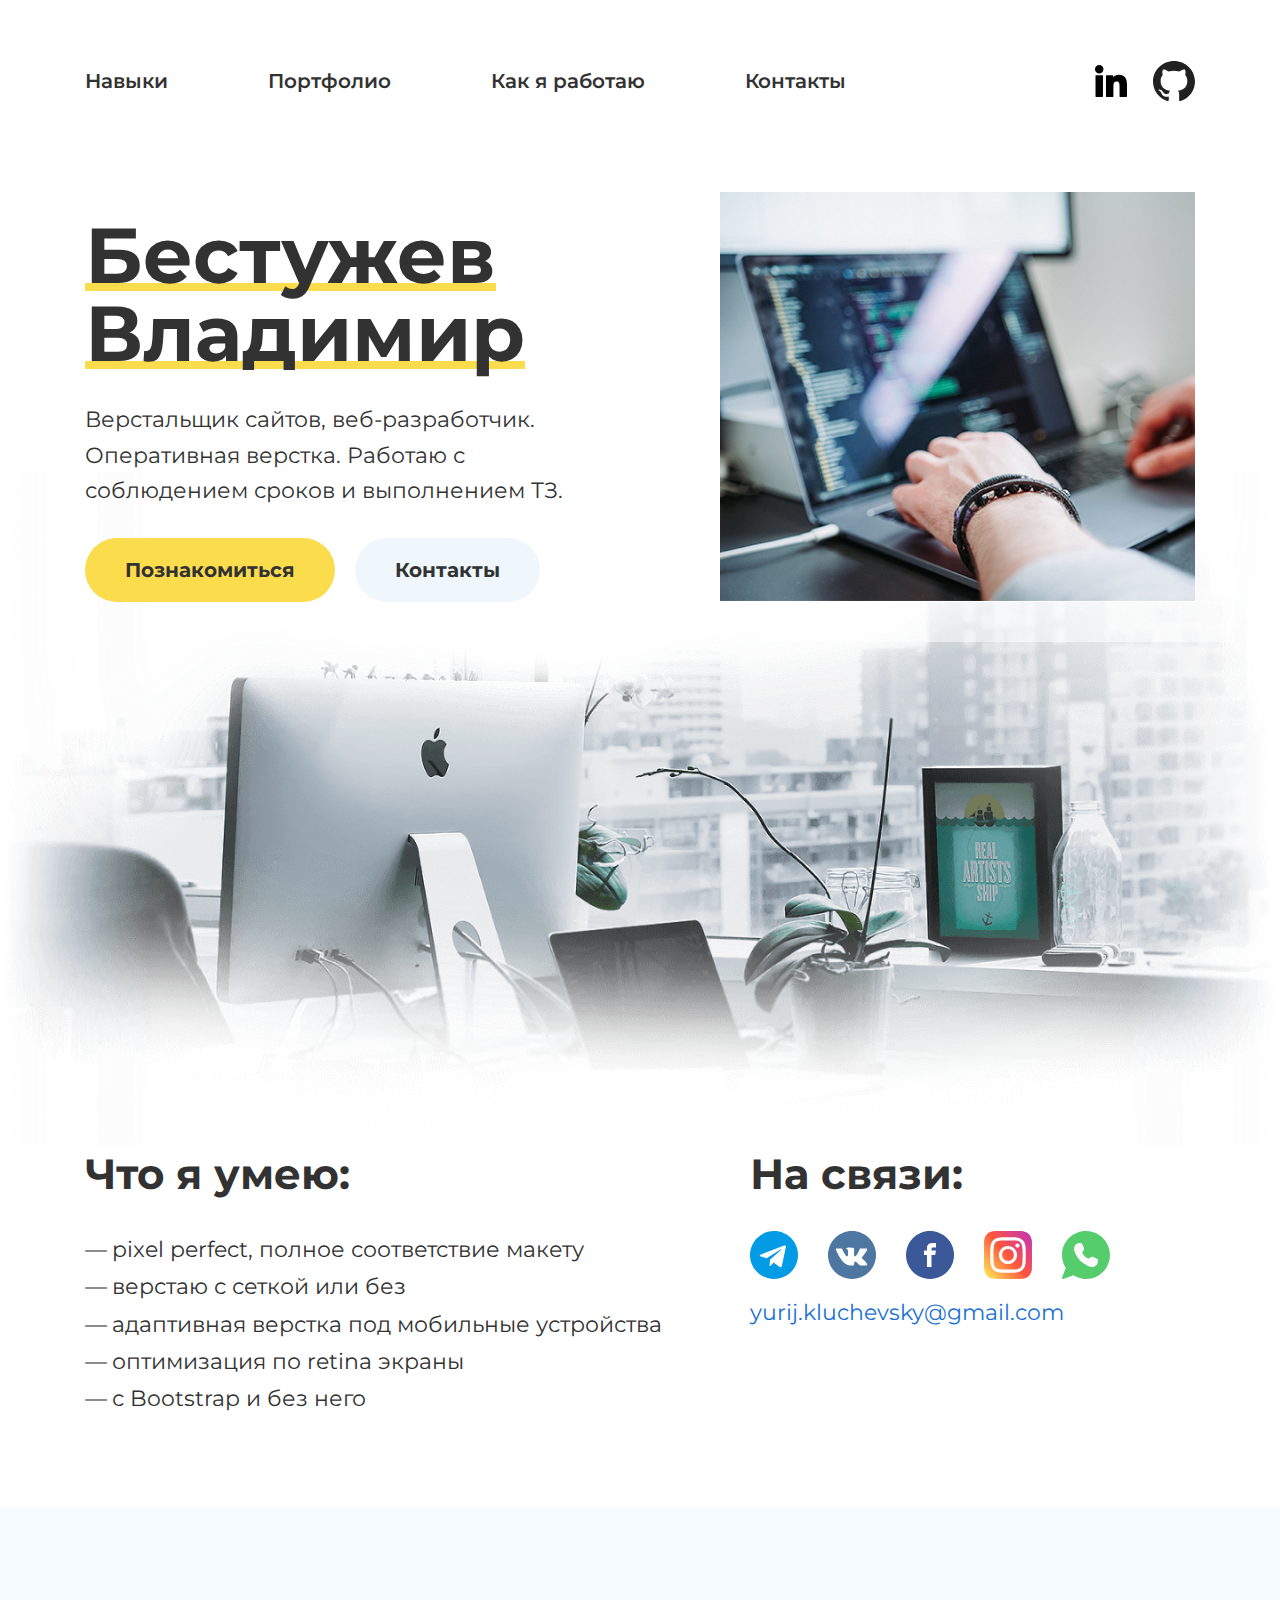
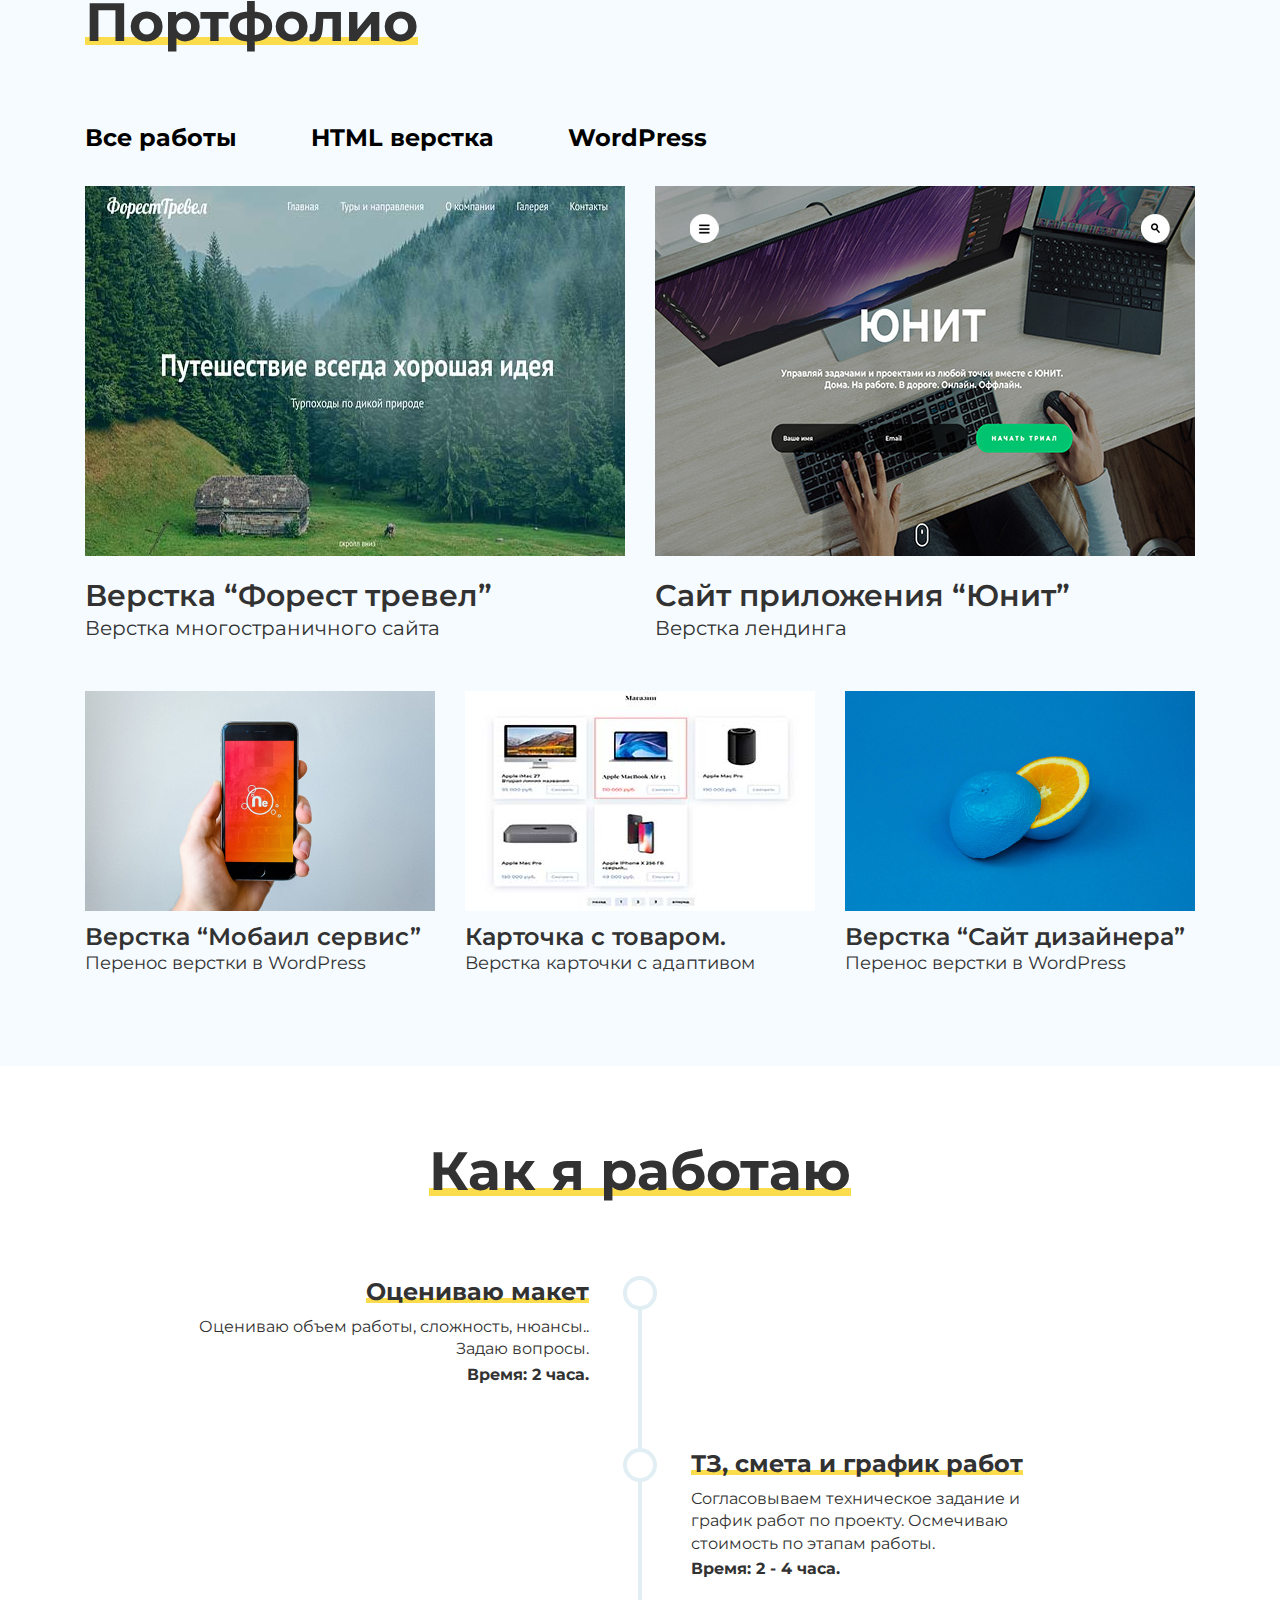
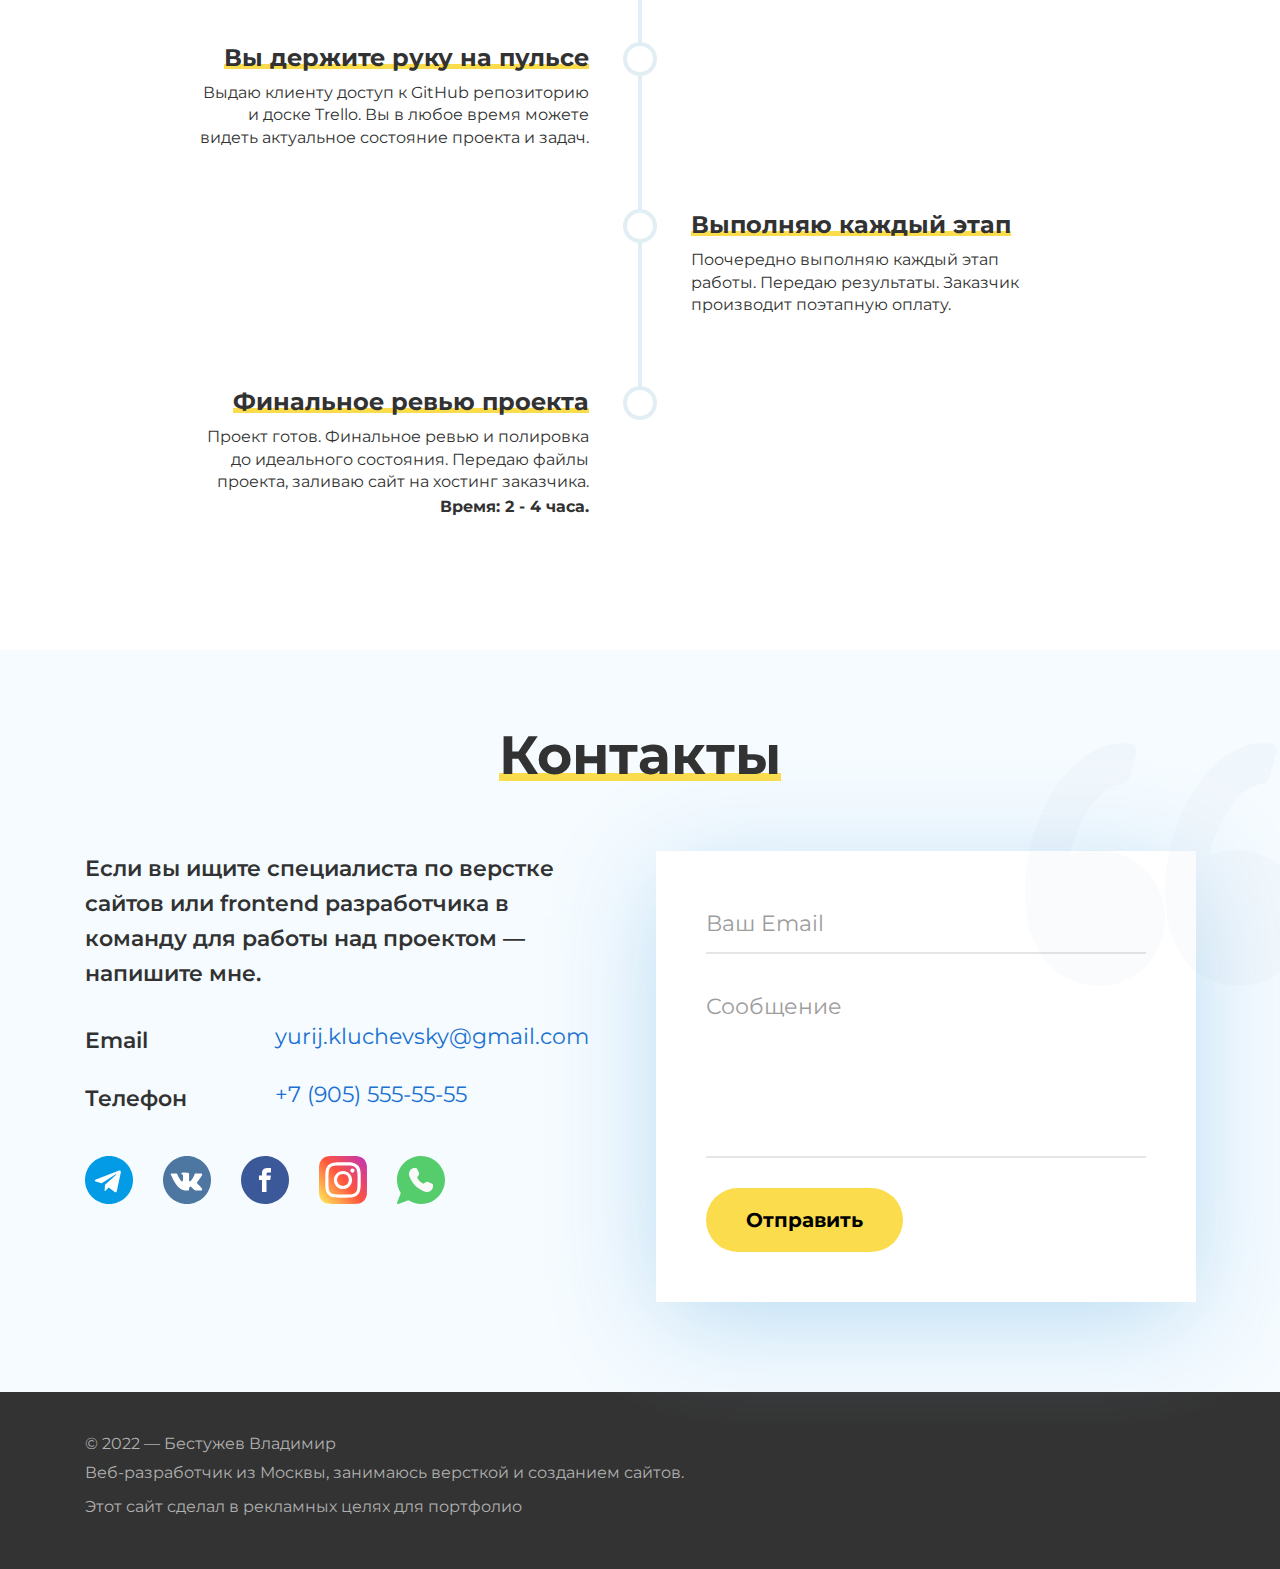
<file: index.html>
<!DOCTYPE html>
<html lang="ru">
  <head>
    <!-- encoding -->
    <meta charset="UTF-8" />
    <!-- Mobile support -->
    <meta name="viewport" content="width=device-width, initial-scale=1.0" />

    <!-- Title and SEO -->
    <title>Портфолио HTML вёрстка</title>
    <meta name="description" content="Описание страницы" />
    <meta name="keywords" content="ключевые слова, фразы" />

    <!-- Styles -->
    <link rel="stylesheet" href="./css/main.css" />

    <!-- Open Graph -->
    <!-- <meta property="og:url" content="https://webcademy.ru/" /> -->
    <meta property="og:type" content="website" />
    <meta property="og:title" content="Портфолио веб-разработчик" />
    <meta property="og:description" content="Векрстка сайтов, html, css" />
    <meta property="og:image" content="./img/opengraph.jpg" />

    <!-- Favicons -->
    <link
      rel="apple-touch-icon"
      sizes="180x180"
      href="./img/favicon/apple-touch-icon.png"
    />
    <link
      rel="icon"
      type="image/png"
      sizes="32x32"
      href="./img/favicon/favicon-32x32.png"
    />
    <link
      rel="icon"
      type="image/png"
      sizes="16x16"
      href="./img/favicon/favicon-16x16.png"
    />
    <link rel="manifest" href="./img/favicon/site.webmanifest" />
    <link
      rel="mask-icon"
      href="./img/favicon/safari-pinned-tab.svg"
      color="#1a60cf"
    />
    <link rel="shortcut icon" href="./img/favicon/favicon.ico" />
    <meta name="msapplication-TileColor" content="#00aba9" />
    <meta
      name="msapplication-config"
      content="./img/favicon/browserconfig.xml"
    />
    <meta name="theme-color" content="#ffffff" />
  </head>

  <body>
    <div class="header-top">
      <div class="container">
        <div class="header-top__nav">
          <nav class="nav">
            <ul id="header-menu">
              <li class="header-top__nav-item"><a href="#skills">Навыки</a></li>
              <li class="header-top__nav-item">
                <a href="#portfolio">Портфолио</a>
              </li>
              <li class="header-top__nav-item">
                <a href="#as-works">Как я работаю</a>
              </li>
              <li class="header-top__nav-item">
                <a href="#contacts">Контакты</a>
              </li>
            </ul>
          </nav>
          <!-- Навигация-Адаптивная -->
          <nav class="nav-mobile">
            <div class="nav-list">
              <ul>
                <li><a href="#skills">Навыки</a></li>
                <li><a href="#portfolio">Портфолио</a></li>
                <li><a href="#as-works">Как я работаю</a></li>
                <li><a href="#contacts">Контакты</a></li>
              </ul>

              <div class="nav-mobile__social">
                <div class="social">
                  <a href="#!" class="social-item"
                    ><img
                      src="./img/header/favicons/telegram.svg"
                      width="48"
                      height="48"
                      alt="Telegram"
                  /></a>
                  <a href="#!" class="social-item"
                    ><img
                      src="./img/header/favicons/vk.svg"
                      width="48"
                      height="48"
                      alt="Vk"
                  /></a>
                  <a href="#!" class="social-item"
                    ><img
                      src="./img/header/favicons/facebook.svg"
                      width="48"
                      height="48"
                      alt="Facebook"
                  /></a>
                  <a href="#!" class="social-item"
                    ><img
                      src="./img/header/favicons/instagram.svg"
                      width="48"
                      height="48"
                      alt="Instagram"
                  /></a>
                  <a href="#!" class="social-item"
                    ><img
                      src="./img/header/favicons/whatsapp.svg"
                      width="48"
                      height="48"
                      alt="WhatsApp"
                  /></a>
                </div>
                <a class="page-link" href="mailto:yurij.kluchevsky@gmail.com"
                  >yurij.kluchevsky@gmail.com</a
                >
              </div>
            </div>
          </nav>

          <div class="logo">HTML Верстальщик</div>

          <!-- Бургер-JS -->
          <div class="nav-icon">
            <div class="nav-icon__middle"></div>
          </div>
          <!-- Бургер -->

          <!--////////////////////////// Навигация-Адаптивная -->

          <div class="header-top__social">
            <!-- Ссылка на соц сеть In -->
            <a href="#!">
              <svg
                width="32"
                height="32"
                viewBox="0 0 32 32"
                fill="none"
                xmlns="http://www.w3.org/2000/svg"
              >
                <g clip-path="url(#clip0_112_518)">
                  <path
                    d="M7.44897 10.2947H1.02492C0.739808 10.2947 0.508789 10.5258 0.508789 10.8108V31.4485C0.508789 31.7336 0.739808 31.9647 1.02492 31.9647H7.44897C7.73408 31.9647 7.9651 31.7336 7.9651 31.4485V10.8108C7.9651 10.5258 7.73408 10.2947 7.44897 10.2947Z"
                    fill="black"
                  />
                  <path
                    d="M4.23907 0.0351562C1.90163 0.0351562 0 1.93472 0 4.26958C0 6.60548 1.90163 8.50576 4.23907 8.50576C6.57466 8.50576 8.47474 6.60538 8.47474 4.26958C8.47484 1.93472 6.57466 0.0351562 4.23907 0.0351562Z"
                    fill="black"
                  />
                  <path
                    d="M23.7892 9.78174C21.209 9.78174 19.3017 10.8909 18.1449 12.1512V10.8108C18.1449 10.5258 17.9138 10.2947 17.6287 10.2947H11.4766C11.1915 10.2947 10.9604 10.5258 10.9604 10.8108V31.4485C10.9604 31.7336 11.1915 31.9647 11.4766 31.9647H17.8866C18.1717 31.9647 18.4027 31.7336 18.4027 31.4485V21.2376C18.4027 17.7968 19.3373 16.4563 21.7359 16.4563C24.3481 16.4563 24.5557 18.6053 24.5557 21.4147V31.4486C24.5557 31.7337 24.7867 31.9648 25.0718 31.9648H31.4842C31.7693 31.9648 32.0004 31.7337 32.0004 31.4486V20.1285C32.0004 15.0121 31.0248 9.78174 23.7892 9.78174Z"
                    fill="black"
                  />
                </g>
                <defs>
                  <clipPath id="clip0_112_518">
                    <rect width="32" height="32" fill="white" />
                  </clipPath>
                </defs>
              </svg>
            </a>

            <a href="#!">
              <svg
                width="42"
                height="42"
                viewBox="0 0 42 42"
                fill="none"
                xmlns="http://www.w3.org/2000/svg"
              >
                <g clip-path="url(#clip0_112_516)">
                  <path
                    d="M21 0.875C9.3975 0.875 0 10.115 0 21.511C0 30.6303 6.0165 38.3635 14.3587 41.09C15.4087 41.2843 15.7937 40.6455 15.7937 40.0978C15.7937 39.6078 15.7763 38.3093 15.7675 36.589C9.926 37.8333 8.694 33.8205 8.694 33.8205C7.7385 31.4388 6.35775 30.8018 6.35775 30.8018C4.4555 29.5225 6.50475 29.5488 6.50475 29.5488C8.6135 29.6923 9.72125 31.675 9.72125 31.675C11.5938 34.8303 14.637 33.9185 15.8375 33.3918C16.0265 32.0565 16.5673 31.1483 17.1675 30.632C12.5038 30.1158 7.602 28.3413 7.602 20.4348C7.602 18.1825 8.41575 16.3415 9.76325 14.8977C9.527 14.3763 8.81825 12.278 9.947 9.436C9.947 9.436 11.7058 8.883 15.722 11.5518C17.402 11.0933 19.187 10.8658 20.972 10.8553C22.757 10.8658 24.542 11.0933 26.222 11.5518C30.212 8.883 31.9707 9.436 31.9707 9.436C33.0995 12.278 32.3908 14.3763 32.1807 14.8977C33.5195 16.3415 34.3332 18.1825 34.3332 20.4348C34.3332 28.3623 29.4245 30.107 24.752 30.6145C25.487 31.234 26.1695 32.4993 26.1695 34.433C26.1695 37.1945 26.1432 39.4135 26.1432 40.0838C26.1432 40.6245 26.5107 41.2703 27.587 41.0638C35.9888 38.3548 42 30.6163 42 21.511C42 10.115 32.5972 0.875 21 0.875Z"
                    fill="#212121"
                  />
                </g>
                <defs>
                  <clipPath id="clip0_112_516">
                    <rect width="42" height="42" fill="white" />
                  </clipPath>
                </defs>
              </svg>
            </a>
          </div>
        </div>
      </div>
    </div>

    <header class="header" id="top">
      <div class="container">
        <div class="header__title">
          <div class="header__text">
            <div class="header__text-row">
              <h1 class="title border-grad">Бестужев Владимир</h1>
            </div>

            <p>
              Верстальщик сайтов, веб-разработчик. Оперативная верстка. Работаю
              с соблюдением сроков и выполнением ТЗ.
            </p>

            <div class="header__button-row">
              <a href="#skills" class="button">Познакомиться</a>
              <a href="#contacts" class="button button--white">Контакты</a>
            </div>
          </div>
          <div class="header__img">
            <img src="./img/header/image 15.jpg" alt="Журило Александр" />
          </div>
          <p class="header__text-mobile-xs">
            Верстальщик сайтов, веб-разработчик. Оперативная верстка. Работаю с
            соблюдением сроков и выполнением ТЗ.
          </p>
        </div>
      </div>
      <!-- HEADER_BANNER -->
      <div class="header__banner">
        <img src="./img/header/header-banner.jpg" alt="Рабочий стол" />
      </div>
      <!--/// HEADER_BANNER -->

      <section class="header__skills" id="skills">
        <div class="container">
          <div class="header__skills-row">
            <div class="header__skills-list">
              <div class="header__skills-box">
                <h3 class="title-text">Что я умею:</h3>
              </div>

              <ul class="header__skills-line">
                <li>pixel perfect, полное соответствие макету</li>
                <li>верстаю с сеткой или без</li>
                <li>адаптивная верстка под мобильные устройства</li>
                <li>оптимизация по retina экраны</li>
                <li>с Bootstrap и без него</li>
              </ul>
            </div>

            <div class="header__skills-contacts">
              <div class="header__skills-box">
                <h3 class="title-text">На связи:</h3>
              </div>

              <div class="header__skills-box-list">
                <div class="social">
                  <a href="#!"
                    ><img
                      src="./img/header/favicons/telegram.svg"
                      width="48"
                      height="48"
                      alt="Telegram"
                  /></a>
                  <a href="#!"
                    ><img
                      src="./img/header/favicons/vk.svg"
                      width="48"
                      height="48"
                      alt="Vk"
                  /></a>
                  <a href="#!"
                    ><img
                      src="./img/header/favicons/facebook.svg"
                      width="48"
                      height="48"
                      alt="Facebook"
                  /></a>
                  <a href="#!"
                    ><img
                      src="./img/header/favicons/instagram.svg"
                      width="48"
                      height="48"
                      alt="Instagram"
                  /></a>
                  <a href="#!" class="social-item"
                    ><img
                      src="./img/header/favicons/whatsapp.svg"
                      width="48"
                      height="48"
                      alt="WhatsApp"
                  /></a>
                </div>
              </div>
              <a class="page-link" href="mailto:yurij.kluchevsky@gmail.com"
                >yurij.kluchevsky@gmail.com</a
              >
            </div>
          </div>
        </div>
      </section>
    </header>

    <main>
      <section class="portfolio" id="portfolio">
        <div class="container">
          <div class="portfolio__text">
            <h2 class="title-second border-grad">Портфолио</h2>
          </div>

          <div class="mix-block">
            <!-- ++++++++++  ФИЛЬТР РАБОТ ПО ФОРМАТАМ  +++++++++++ -->

            <div class="mix-block_btn">
              <button type="button" data-filter="all">Все работы</button>
              <button type="button" data-filter=".html">HTML верстка</button>
              <button type="button" data-filter=".wp">WordPress</button>
            </div>

            <div class="cards-box" id="mix-cards">
              <a href="#!" class="card__link mix html">
                <div class="card card--big">
                  <div class="card__img">
                    <img
                      src="./img/portfolio-img/discover.jpg"
                      alt="Многостраничный сайт"
                    />
                    <span>Смотреть проект</span>
                  </div>
                  <h4 class="title-four">Верстка “Форест тревел”</h4>
                  <p>Верстка многостраничного сайта</p>
                </div>
              </a>
              <a href="#!" class="card__link mix html">
                <div class="card card--big">
                  <div class="card__img">
                    <img
                      src="./img/portfolio-img/imac.jpg"
                      alt="Сайт приложения “Юнит”"
                    />
                    <span>Смотреть проект</span>
                  </div>
                  <h4 class="title-four">Сайт приложения “Юнит”</h4>
                  <p>Верстка лендинга</p>
                </div>
              </a>

              <a href="#!" class="card__link mix html">
                <div class="card">
                  <div class="card__img">
                    <img
                      src="./img/portfolio-img/phone.jpg"
                      alt="Верстка “Мир Авто”"
                    />
                    <span><nobr>Смотреть проект</nobr></span>
                  </div>
                  <h4 class="title-four">Верстка “Мобаил сервис”</h4>
                  <p>Перенос верстки в WordPress</p>
                </div>
              </a>

              <a href="#!" class="card__link mix wp">
                <div class="card">
                  <div class="card__img">
                    <img
                      src="./img/portfolio-img/madcap.jpg"
                      alt="Верстка “Мир Авто”"
                    />
                    <span><nobr>Смотреть проект</nobr></span>
                  </div>
                  <h4 class="title-four">Карточка с товаром.</h4>
                  <p>Верстка карточки с адаптивом</p>
                </div>
              </a>

              <a href="#!" class="card__link mix wp">
                <div class="card">
                  <div class="card__img">
                    <img
                      src="./img/portfolio-img/orange.jpg"
                      alt="Верстка “Мир Авто”"
                    />
                    <span><nobr>Смотреть проект</nobr></span>
                  </div>
                  <h4 class="title-four">Верстка “Сайт дизайнера”</h4>
                  <p>Перенос верстки в WordPress</p>
                </div>
              </a>
            </div>
          </div>
        </div>
      </section>
    </main>

    <section class="as-works" id="as-works">
      <div class="container">
        <div class="as-works__title">
          <h2 class="title-second border-grad">Как я работаю</h2>
        </div>

        <div class="as-works__timelime">
          <div class="as-works__timelime-item">
            <h5 class="title-five border-grad">Оцениваю макет</h5>
            <p>Оцениваю объем работы, сложность, нюансы.. Задаю вопросы.</p>
            <strong>Время: 2 часа.</strong>
          </div>

          <div class="as-works__timelime-item">
            <h5 class="title-five border-grad">ТЗ, смета и график работ</h5>
            <p>
              Согласовываем техническое задание и график работ по проекту.
              Осмечиваю стоимость по этапам работы.
            </p>
            <strong>Время: 2 - 4 часа.</strong>
          </div>

          <div class="as-works__timelime-item">
            <h5 class="title-five border-grad">Вы держите руку на пульсе</h5>
            <p>
              Выдаю клиенту доступ к GitHub репозиторию и доске Trello. Вы в
              любое время можете видеть актуальное состояние проекта и задач.
            </p>
          </div>
          <div class="as-works__timelime-item">
            <h5 class="title-five border-grad">Выполняю каждый этап</h5>
            <p>
              Поочередно выполняю каждый этап работы. Передаю результаты.
              Заказчик производит поэтапную оплату.
            </p>
          </div>
          <div class="as-works__timelime-item">
            <h5 class="title-five border-grad">Финальное ревью проекта</h5>
            <p>
              Проект готов. Финальное ревью и полировка до идеального состояния.
              Передаю файлы проекта, заливаю сайт на хостинг заказчика.
            </p>
            <strong>Время: 2 - 4 часа.</strong>
          </div>
        </div>
      </div>
    </section>

    <section class="contacts" id="contacts">
      <div class="container">
        <div class="contacts__header">
          <h2 class="title-second border-grad">Контакты</h2>
        </div>
        <div class="contact__row">
          <div class="contact__info">
            <div class="social">
              <a href="#!" class="social-item"
                ><img
                  src="./img/header/favicons/telegram.svg"
                  width="48"
                  height="48"
                  alt="Telegram"
              /></a>
              <a href="#!" class="social-item"
                ><img
                  src="./img/header/favicons/vk.svg"
                  width="48"
                  height="48"
                  alt="Vk"
              /></a>
              <a href="#!" class="social-item"
                ><img
                  src="./img/header/favicons/facebook.svg"
                  width="48"
                  height="48"
                  alt="Facebook"
              /></a>
              <a href="#!" class="social-item"
                ><img
                  src="./img/header/favicons/instagram.svg"
                  width="48"
                  height="48"
                  alt="Instagram"
              /></a>
              <a href="#!" class="social-item"
                ><img
                  src="./img/header/favicons/whatsapp.svg"
                  width="48"
                  height="48"
                  alt="WhatsApp"
              /></a>
            </div>
            <ul>
              <li>
                <p>Email</p>
                <a class="page-link" href="mailto:yurij.kluchevsky@gmail.com"
                  >yurij.kluchevsky@gmail.com</a
                >
              </li>
              <li>
                <p>Телефон</p>
                <a class="page-link" href="tel:+7 (905) 555-55-55"
                  >+7 (905) 555-55-55</a
                >
              </li>
            </ul>
            <div class="contact__block">
              <p>
                Если вы ищите специалиста по верстке сайтов или frontend
                разработчика в команду для работы над проектом — напишите мне.
              </p>
              <!-- <img class="contact__svg"src="./img/contacts/Path-both.svg"alt="Кавычки"/> -->
            </div>
          </div>
          <!-- Contact-form -->
          <div class="form-box">
            <form action="#!" class="form">
              <div class="form-item">
                <span class="fake-placeholder">Ваш Email</span>
                <input class="form-field" name="email" type="email" />
              </div>
              <div class="form-item">
                <span class="fake-placeholder">Сообщение</span>
                <textarea
                  class="form-field"
                  name="message"
                  id="#"
                  cols="30"
                  rows="8"
                ></textarea>
              </div>
              <div class="form-item">
                <button class="button" type="submit">Отправить</button>
              </div>
            </form>
            <div id="answer"></div>
          </div>
        </div>
      </div>
    </section>

    <footer class="footer">
      <div class="container">
        <div class="footer__info">
          <p>© 2022 — Бестужев Владимир</p>
          <p>
            Веб-разработчик из Москвы, занимаюсь версткой и созданием сайтов.
          </p>
          <p>Этот сайт сделал в рекламных целях для портфолио</p>
        </div>
      </div>
    </footer>

    <!-- backtop -->
    <a href="#top" class="backtop-btn" id="backtop">&uarr;</a>

    <!-- library jquery -->
    <script src="./libs/jquery/jquery-3.6.0.min.js"></script>
    <!-- library pageNav -->
    <script src="./libs/pageNav/nav.js"></script>
    <!-- library mixitUp -->
    <script src="./libs/mixitup/mixitup.min.js"></script>
    <script src="./libs/jquery/jquery.validate.min.js"></script>
    <script src="./js/main.js"></script>
  </body>
</html>
</file>
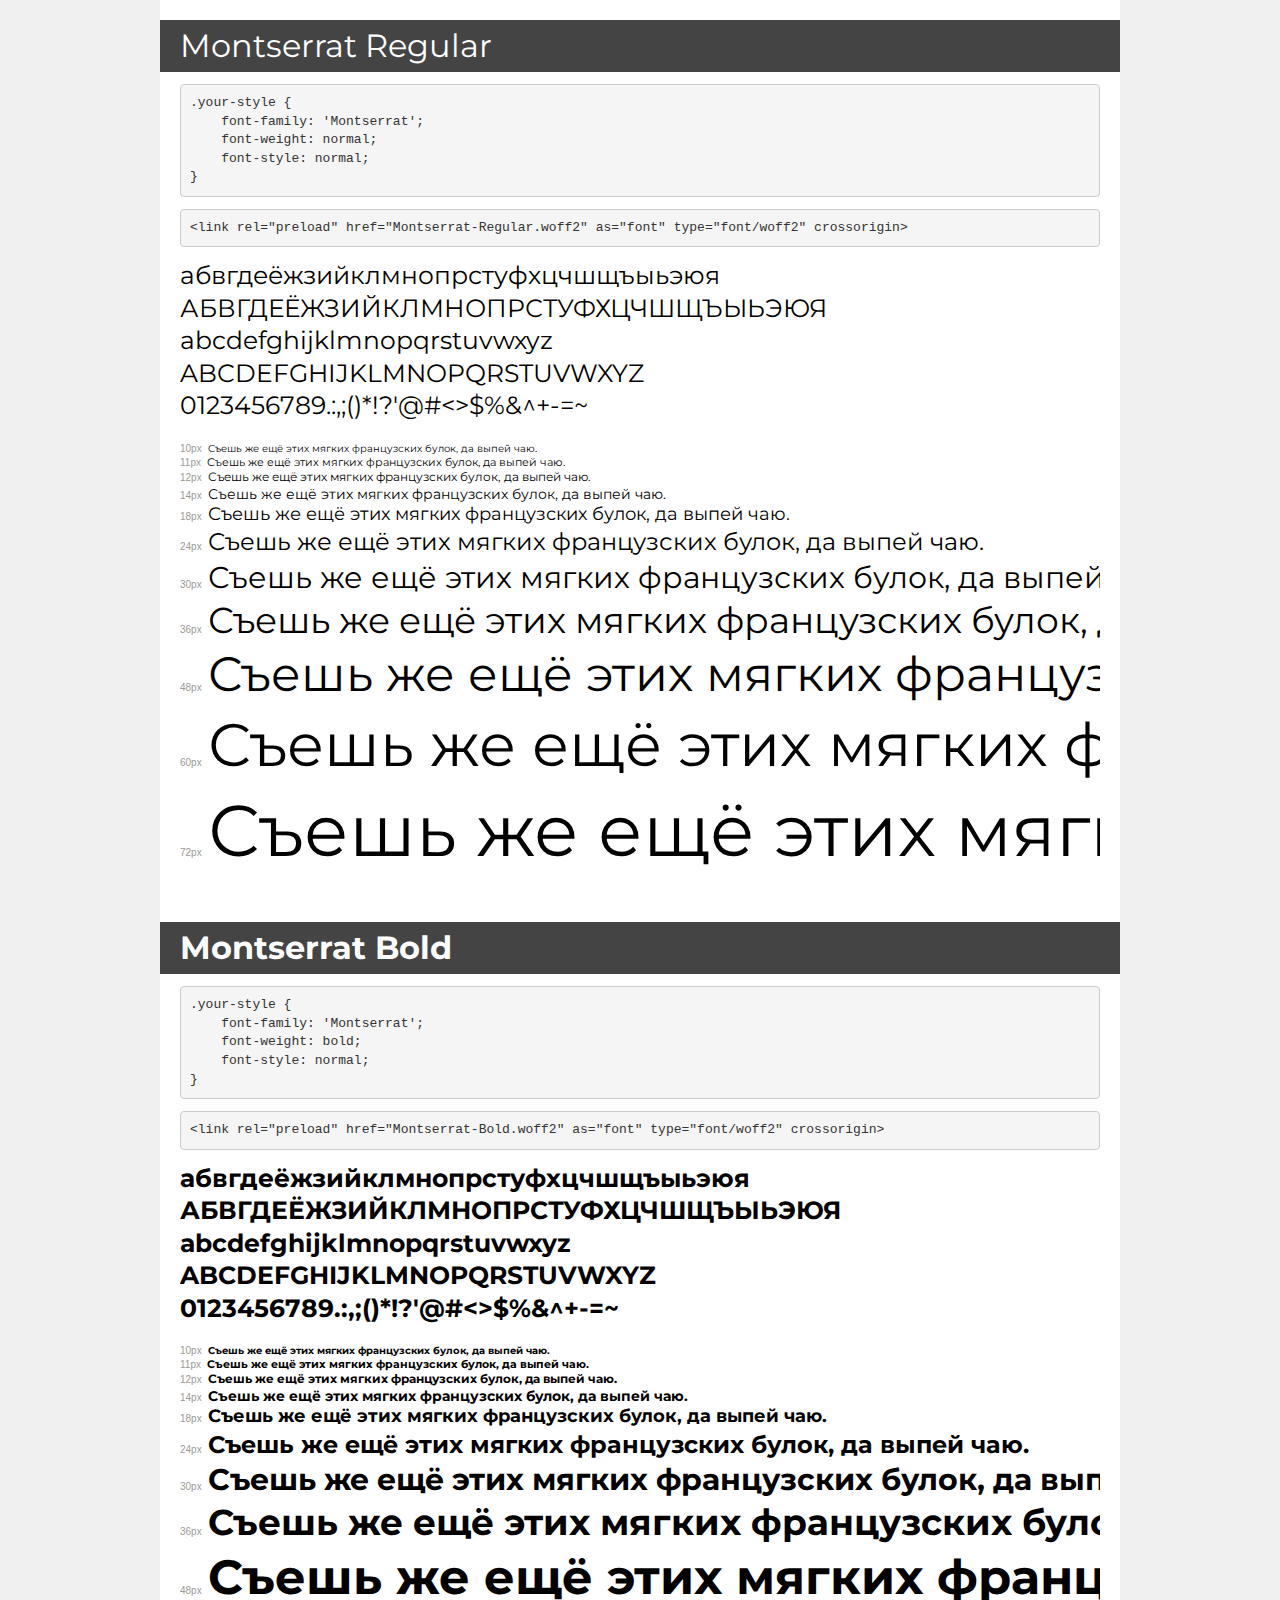
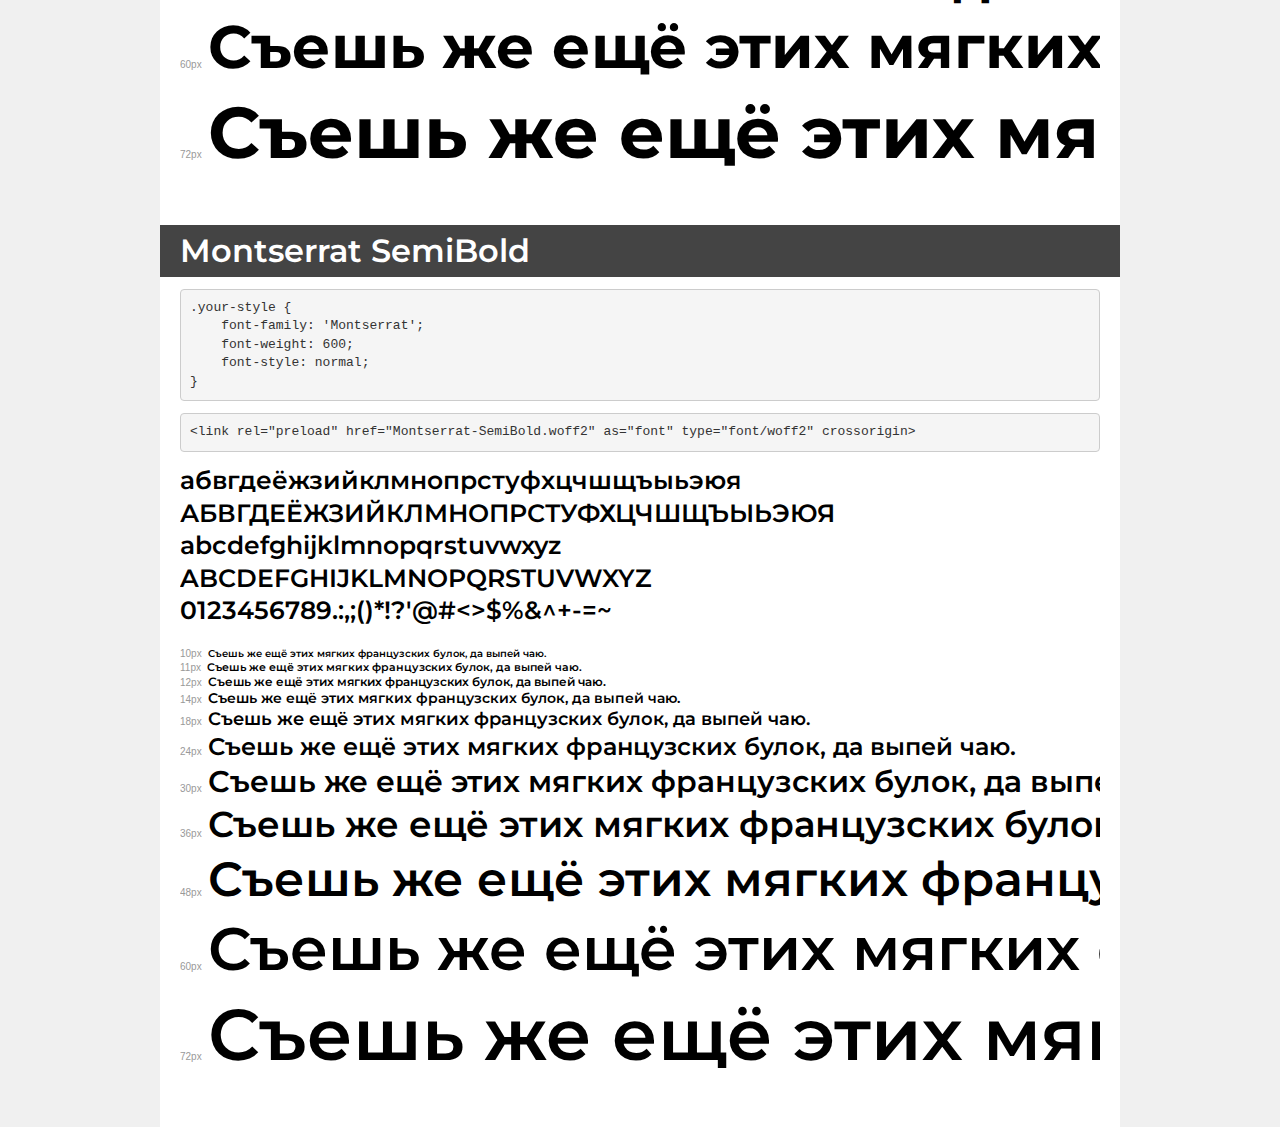
<file: fonts/Montserrat/demo.html>
<!DOCTYPE html>
<html lang="en">
<head>
    <meta charset="utf-8">
    <meta http-equiv="X-UA-Compatible" content="IE=edge">
    <meta name="viewport" content="width=device-width, initial-scale=1">
    <meta name="robots" content="noindex, noarchive">
    <meta name="format-detection" content="telephone=no">
    <title>Transfonter demo</title>
    <link href="stylesheet.css" rel="stylesheet">
    <style>
        /*
        http://meyerweb.com/eric/tools/css/reset/
        v2.0 | 20110126
        License: none (public domain)
        */
        html, body, div, span, applet, object, iframe,
        h1, h2, h3, h4, h5, h6, p, blockquote, pre,
        a, abbr, acronym, address, big, cite, code,
        del, dfn, em, img, ins, kbd, q, s, samp,
        small, strike, strong, sub, sup, tt, var,
        b, u, i, center,
        dl, dt, dd, ol, ul, li,
        fieldset, form, label, legend,
        table, caption, tbody, tfoot, thead, tr, th, td,
        article, aside, canvas, details, embed,
        figure, figcaption, footer, header, hgroup,
        menu, nav, output, ruby, section, summary,
        time, mark, audio, video {
            margin: 0;
            padding: 0;
            border: 0;
            font-size: 100%;
            font: inherit;
            vertical-align: baseline;
        }
        /* HTML5 display-role reset for older browsers */
        article, aside, details, figcaption, figure,
        footer, header, hgroup, menu, nav, section {
            display: block;
        }
        body {
            line-height: 1;
        }
        ol, ul {
            list-style: none;
        }
        blockquote, q {
            quotes: none;
        }
        blockquote:before, blockquote:after,
        q:before, q:after {
            content: '';
            content: none;
        }
        table {
            border-collapse: collapse;
            border-spacing: 0;
        }
        /* demo styles */
        body {
            background: #f0f0f0;
            color: #000;
        }
        .page {
            background: #fff;
            width: 920px;
            margin: 0 auto;
            padding: 20px 20px 0 20px;
            overflow: hidden;
        }
        .font-container {
            overflow-x: auto;
            overflow-y: hidden;
            margin-bottom: 40px;
            line-height: 1.3;
            white-space: nowrap;
            padding-bottom: 5px;
        }
        h1 {
            position: relative;
            background: #444;
            font-size: 32px;
            color: #fff;
            padding: 10px 20px;
            margin: 0 -20px 12px -20px;
        }
        .letters {
            font-size: 25px;
            margin-bottom: 20px;
        }
        .s10:before {
            content: '10px';
        }
        .s11:before {
            content: '11px';
        }
        .s12:before {
            content: '12px';
        }
        .s14:before {
            content: '14px';
        }
        .s18:before {
            content: '18px';
        }
        .s24:before {
            content: '24px';
        }
        .s30:before {
            content: '30px';
        }
        .s36:before {
            content: '36px';
        }
        .s48:before {
            content: '48px';
        }
        .s60:before {
            content: '60px';
        }
        .s72:before {
            content: '72px';
        }
        .s10:before, .s11:before, .s12:before, .s14:before,
        .s18:before, .s24:before, .s30:before, .s36:before,
        .s48:before, .s60:before, .s72:before {
            font-family: Arial, sans-serif;
            font-size: 10px;
            font-weight: normal;
            font-style: normal;
            color: #999;
            padding-right: 6px;
        }
        pre {
            display: block;
            padding: 9px;
            margin: 0 0 12px;
            font-family: Monaco, Menlo, Consolas, "Courier New", monospace;
            font-size: 13px;
            line-height: 1.428571429;
            color: #333;
            font-weight: normal;
            font-style: normal;
            background-color: #f5f5f5;
            border: 1px solid #ccc;
            overflow-x: auto;
            border-radius: 4px;
        }
        /* responsive */
        @media (max-width: 959px) {
            .page {
                width: auto;
                margin: 0;
            }
        }
    </style>
</head>
<body>
<div class="page">
    <div class="demo">
        <h1 style="font-family: 'Montserrat'; font-weight: normal; font-style: normal;">Montserrat Regular</h1>
        <pre title="Usage">.your-style {
    font-family: 'Montserrat';
    font-weight: normal;
    font-style: normal;
}</pre>
        <pre title="Preload (optional)">
&lt;link rel=&quot;preload&quot; href=&quot;Montserrat-Regular.woff2&quot; as=&quot;font&quot; type=&quot;font/woff2&quot; crossorigin&gt;</pre>
        <div class="font-container" style="font-family: 'Montserrat'; font-weight: normal; font-style: normal;">
            <p class="letters">
                абвгдеёжзийклмнопрстуфхцчшщъыьэюя<br>
АБВГДЕЁЖЗИЙКЛМНОПРСТУФХЦЧШЩЪЫЬЭЮЯ<br>
abcdefghijklmnopqrstuvwxyz<br>
ABCDEFGHIJKLMNOPQRSTUVWXYZ<br>
                0123456789.:,;()*!?'@#&lt;&gt;$%&^+-=~
            </p>
            <p class="s10" style="font-size: 10px;">Съешь же ещё этих мягких французских булок, да выпей чаю.</p>
            <p class="s11" style="font-size: 11px;">Съешь же ещё этих мягких французских булок, да выпей чаю.</p>
            <p class="s12" style="font-size: 12px;">Съешь же ещё этих мягких французских булок, да выпей чаю.</p>
            <p class="s14" style="font-size: 14px;">Съешь же ещё этих мягких французских булок, да выпей чаю.</p>
            <p class="s18" style="font-size: 18px;">Съешь же ещё этих мягких французских булок, да выпей чаю.</p>
            <p class="s24" style="font-size: 24px;">Съешь же ещё этих мягких французских булок, да выпей чаю.</p>
            <p class="s30" style="font-size: 30px;">Съешь же ещё этих мягких французских булок, да выпей чаю.</p>
            <p class="s36" style="font-size: 36px;">Съешь же ещё этих мягких французских булок, да выпей чаю.</p>
            <p class="s48" style="font-size: 48px;">Съешь же ещё этих мягких французских булок, да выпей чаю.</p>
            <p class="s60" style="font-size: 60px;">Съешь же ещё этих мягких французских булок, да выпей чаю.</p>
            <p class="s72" style="font-size: 72px;">Съешь же ещё этих мягких французских булок, да выпей чаю.</p>
        </div>
    </div>

    <div class="demo">
        <h1 style="font-family: 'Montserrat'; font-weight: bold; font-style: normal;">Montserrat Bold</h1>
        <pre title="Usage">.your-style {
    font-family: 'Montserrat';
    font-weight: bold;
    font-style: normal;
}</pre>
        <pre title="Preload (optional)">
&lt;link rel=&quot;preload&quot; href=&quot;Montserrat-Bold.woff2&quot; as=&quot;font&quot; type=&quot;font/woff2&quot; crossorigin&gt;</pre>
        <div class="font-container" style="font-family: 'Montserrat'; font-weight: bold; font-style: normal;">
            <p class="letters">
                абвгдеёжзийклмнопрстуфхцчшщъыьэюя<br>
АБВГДЕЁЖЗИЙКЛМНОПРСТУФХЦЧШЩЪЫЬЭЮЯ<br>
abcdefghijklmnopqrstuvwxyz<br>
ABCDEFGHIJKLMNOPQRSTUVWXYZ<br>
                0123456789.:,;()*!?'@#&lt;&gt;$%&^+-=~
            </p>
            <p class="s10" style="font-size: 10px;">Съешь же ещё этих мягких французских булок, да выпей чаю.</p>
            <p class="s11" style="font-size: 11px;">Съешь же ещё этих мягких французских булок, да выпей чаю.</p>
            <p class="s12" style="font-size: 12px;">Съешь же ещё этих мягких французских булок, да выпей чаю.</p>
            <p class="s14" style="font-size: 14px;">Съешь же ещё этих мягких французских булок, да выпей чаю.</p>
            <p class="s18" style="font-size: 18px;">Съешь же ещё этих мягких французских булок, да выпей чаю.</p>
            <p class="s24" style="font-size: 24px;">Съешь же ещё этих мягких французских булок, да выпей чаю.</p>
            <p class="s30" style="font-size: 30px;">Съешь же ещё этих мягких французских булок, да выпей чаю.</p>
            <p class="s36" style="font-size: 36px;">Съешь же ещё этих мягких французских булок, да выпей чаю.</p>
            <p class="s48" style="font-size: 48px;">Съешь же ещё этих мягких французских булок, да выпей чаю.</p>
            <p class="s60" style="font-size: 60px;">Съешь же ещё этих мягких французских булок, да выпей чаю.</p>
            <p class="s72" style="font-size: 72px;">Съешь же ещё этих мягких французских булок, да выпей чаю.</p>
        </div>
    </div>

    <div class="demo">
        <h1 style="font-family: 'Montserrat'; font-weight: 600; font-style: normal;">Montserrat SemiBold</h1>
        <pre title="Usage">.your-style {
    font-family: 'Montserrat';
    font-weight: 600;
    font-style: normal;
}</pre>
        <pre title="Preload (optional)">
&lt;link rel=&quot;preload&quot; href=&quot;Montserrat-SemiBold.woff2&quot; as=&quot;font&quot; type=&quot;font/woff2&quot; crossorigin&gt;</pre>
        <div class="font-container" style="font-family: 'Montserrat'; font-weight: 600; font-style: normal;">
            <p class="letters">
                абвгдеёжзийклмнопрстуфхцчшщъыьэюя<br>
АБВГДЕЁЖЗИЙКЛМНОПРСТУФХЦЧШЩЪЫЬЭЮЯ<br>
abcdefghijklmnopqrstuvwxyz<br>
ABCDEFGHIJKLMNOPQRSTUVWXYZ<br>
                0123456789.:,;()*!?'@#&lt;&gt;$%&^+-=~
            </p>
            <p class="s10" style="font-size: 10px;">Съешь же ещё этих мягких французских булок, да выпей чаю.</p>
            <p class="s11" style="font-size: 11px;">Съешь же ещё этих мягких французских булок, да выпей чаю.</p>
            <p class="s12" style="font-size: 12px;">Съешь же ещё этих мягких французских булок, да выпей чаю.</p>
            <p class="s14" style="font-size: 14px;">Съешь же ещё этих мягких французских булок, да выпей чаю.</p>
            <p class="s18" style="font-size: 18px;">Съешь же ещё этих мягких французских булок, да выпей чаю.</p>
            <p class="s24" style="font-size: 24px;">Съешь же ещё этих мягких французских булок, да выпей чаю.</p>
            <p class="s30" style="font-size: 30px;">Съешь же ещё этих мягких французских булок, да выпей чаю.</p>
            <p class="s36" style="font-size: 36px;">Съешь же ещё этих мягких французских булок, да выпей чаю.</p>
            <p class="s48" style="font-size: 48px;">Съешь же ещё этих мягких французских булок, да выпей чаю.</p>
            <p class="s60" style="font-size: 60px;">Съешь же ещё этих мягких французских булок, да выпей чаю.</p>
            <p class="s72" style="font-size: 72px;">Съешь же ещё этих мягких французских булок, да выпей чаю.</p>
        </div>
    </div>

</div>
</body>
</html>
</file>
<file: fonts/Montserrat/stylesheet.css>
@font-face {
    font-family: 'Montserrat';
    src: url('Montserrat-Regular.woff2') format('woff2');
    font-weight: normal;
    font-style: normal;
    font-display: swap;
}

@font-face {
    font-family: 'Montserrat';
    src: url('Montserrat-Bold.woff2') format('woff2');
    font-weight: bold;
    font-style: normal;
    font-display: swap;
}

@font-face {
    font-family: 'Montserrat';
    src: url('Montserrat-SemiBold.woff2') format('woff2');
    font-weight: 600;
    font-style: normal;
    font-display: swap;
}
</file>
<file: css/main.css>
@charset "UTF-8";
/* Reset and base styles  */
* {
  padding: 0px;
  margin: 0px;
  border: none;
}

*,
*::before,
*::after {
  box-sizing: border-box;
}

/* Links */
a, a:visited {
  color: inherit;
  text-decoration: none;
  display: inline-block;
}

a:hover {
  color: inherit;
  text-decoration: none;
}

a:focus,
a:active {
  outline: none;
}

/* Common */
aside, nav, footer, header, section, main {
  display: block;
}

h1, h2, h3, h4, h5, h6, p {
  font-size: inherit;
  font-weight: inherit;
}

ul {
  list-style: none;
}

img, svg {
  display: block;
  max-width: 100%;
  height: auto;
}

/* Form */
input, textarea, button, select {
  font-family: inherit;
  font-size: inherit;
}

input::-ms-clear {
  display: none;
}

button, input[type="submit"] {
  display: inline-block;
  box-shadow: none;
  background-color: transparent;
  background: none;
  cursor: pointer;
}

input:focus, input:active,
button:focus, button:active {
  outline: none;
}

button::-moz-focus-inner {
  padding: 0;
  border: 0;
}

label {
  cursor: pointer;
}

legend {
  display: block;
}

html {
  min-height: 100vh;
  /* sticky footer */
  scroll-behavior: smooth;
}

body {
  min-height: 100vh;
  /* sticky footer */
  display: -webkit-box;
  display: flex;
  /* sticky footer */
  -webkit-box-orient: vertical;
  -webkit-box-direction: normal;
          flex-direction: column;
  /* sticky footer */
  font-family: "Montserrat";
  color: #323232;
  font-size: 16px;
  line-height: 1.6875;
  text-rendering: optimizeSpeed;
  -webkit-font-smoothing: antialiased;
  -ms-text-size-adjust: 100%;
  -moz-text-size-adjust: 100%;
  -webkit-text-size-adjust: 100%;
}

body > * {
  flex-shrink: 0;
  /* sticky footer */
}

body.noscroll {
  overflow: hidden;
}

/* Grid styles */
.container {
  width: 1140px;
  margin-left: auto;
  margin-right: auto;
  padding-left: 15px;
  padding-right: 15px;
  /* Tablet Big */
  /* Tablet Small */
  /* Mobile */
}
@media (max-width: 1139px) {
  .container {
    width: 900px;
  }
}
@media (max-width: 899px) {
  .container {
    width: 768px;
  }
}
@media (max-width: 767px) {
  .container {
    width: 320px;
  }
}

/* Utility */
.none {
  display: none !important;
}

.visually-hidden {
  opacity: 0;
  visibility: hidden;
  width: 0px;
  height: 0px;
  display: block;
  margin-left: -10000px;
  background: transparent;
  font-size: 0;
}

/* Sticky Footer */
.footer {
  margin-top: auto;
  /* sticky footer */
  /* Just for fun */
  text-align: center;
  background-color: #e2e2e2;
  padding: 50px 0;
}

/* =============== TITLE ============= */
.title {
  font-weight: 700;
  font-size: 78px;
  line-height: 1;
  /* Tablet */
  /* Mobile */
  /* Mobile-xs */
}
.title.border-grad {
  background-position: left bottom 12px;
  background-size: 100% 8px;
}
@media (max-width: 1139px) {
  .title {
    font-size: 56px;
  }
  .title.border-grad {
    background-position: left bottom 8px;
    background-size: 100% 8px;
  }
}
@media (max-width: 899px) {
  .title {
    font-size: 42px;
  }
  .title.border-grad {
    background-position: left bottom 5px;
    background-size: 100% 8px;
  }
}
@media (max-width: 767px) {
  .title {
    font-size: 32px;
  }
  .title.border-grad {
    background-position: left bottom 1px;
    background-size: 100% 8px;
  }
}

.title-text {
  font-weight: 700;
  font-size: 42px;
  line-height: 1.3;
  /* Tablet */
  /* Mobile */
}
@media (max-width: 1139px) {
  .title-text {
    font-size: 32px;
  }
}
@media (max-width: 899px) {
  .title-text {
    font-size: 24px;
  }
}

.title-second {
  font-weight: 700;
  font-size: 54px;
  line-height: 1.3;
}
.title-second.border-grad {
  background-position: left bottom 10px;
  background-size: 100% 8px;
  /* Tablet */
  /* Mobile */
}
@media (max-width: 1139px) {
  .title-second.border-grad {
    font-size: 42px;
    background-position: left bottom 5px;
  }
}
@media (max-width: 899px) {
  .title-second.border-grad {
    font-size: 32px;
    background-position: left bottom 1px;
  }
}

.title-five {
  display: inline;
  font-weight: 700;
  font-size: 24px;
  line-height: 1.3;
  /* Tablet */
}
@media (max-width: 1139px) {
  .title-five {
    font-size: 20px;
  }
}
.title-five.border-grad {
  background-position: left bottom 3px;
  background-size: 100% 5px;
}
@media (max-width: 1139px) {
  .title-five.border-grad {
    background-position: left bottom 0;
    background-size: 100% 5px;
  }
}

.title-six {
  font-weight: 700;
  font-size: 20px;
  line-height: 1;
  color: #000000;
}

.social {
  display: -webkit-box;
  display: flex;
  -webkit-column-gap: 30px;
          column-gap: 30px;
  /* Tablet */
}
@media (max-width: 1139px) {
  .social {
    -webkit-column-gap: 20px;
            column-gap: 20px;
  }
}
.social a {
  /* Mobile */
}
@media (max-width: 899px) {
  .social a {
    width: 38px;
    height: 38px;
  }
}

.social a:hover {
  opacity: 0.75;
}

.page-link {
  font-weight: 400;
  font-size: 22px;
  line-height: 1.3;
  color: #1a71d2;
}
@media (max-width: 1139px) {
  .page-link {
    font-size: 18px;
  }
}

.page-link-phone {
  font-weight: 400;
  font-size: 22px;
  line-height: 1.6;
  color: #1a71d2;
}

.page-link:hover {
  color: red;
}

.backtop-btn {
  position: fixed;
  bottom: 120px;
  right: 50px;
  z-index: 999;
  font-size: 50px;
  color: #f4cd21 !important;
  display: inline-block;
  /* Mobile-xs */
}
@media (max-width: 767px) {
  .backtop-btn {
    right: 28px;
  }
}

@font-face {
  font-family: "Montserrat";
  src: url("./../fonts/Montserrat/Montserrat-Regular.woff2") format("woff2");
  font-weight: normal;
  font-style: normal;
  font-display: swap;
}
@font-face {
  font-family: "Montserrat";
  src: url("./../fonts/Montserrat/Montserrat-Bold.woff2") format("woff2");
  font-weight: bold;
  font-style: normal;
  font-display: swap;
}
@font-face {
  font-family: "Montserrat";
  src: url("./../fonts/Montserrat/Montserrat-SemiBold.woff2") format("woff2");
  font-weight: 600;
  font-style: normal;
  font-display: swap;
}
.header-top {
  position: -webkit-sticky;
  position: sticky;
  top: -50px;
  z-index: 10;
  background-color: #fff;
  padding-top: 60px;
  /* Mobile */
  /* Mobile-xs */
}
@media (max-width: 899px) {
  .header-top {
    padding-top: 30px;
  }
  .header-top .container {
    width: 100%;
  }
}
@media (max-width: 767px) {
  .header-top {
    top: -18px;
  }
}

.header-top__nav {
  display: -webkit-box;
  display: flex;
  -webkit-box-pack: justify;
          justify-content: space-between;
  -webkit-box-align: center;
          align-items: center;
  /* Mobile-xs */
}
@media (max-width: 767px) {
  .header-top__nav {
    padding-bottom: 10px;
  }
}

.header-top__nav-item.active a {
  font-size: 24px;
  color: red;
}

.header-top__social {
  display: -webkit-box;
  display: flex;
  -webkit-box-align: center;
          align-items: center;
  -webkit-column-gap: 26px;
          column-gap: 26px;
  /* Mobile */
}
.header-top__social > * + * svg {
  /* Tablet*/
}
@media (max-width: 1139px) {
  .header-top__social > * + * svg {
    width: 36px;
    height: 36px;
  }
}
@media (max-width: 899px) {
  .header-top__social {
    display: none;
  }
}

.header-top__nav-item a:hover,
.header-top__nav-item a:focus {
  color: red;
}

.header-top__social a:hover,
.header-top__social a:active,
.header-top__social a:focus {
  opacity: 0.75;
}

.header {
  position: relative;
  padding-top: 90px;
  padding-bottom: 90px;
  /* Tablet */
  /* Mobile */
}
@media (max-width: 1139px) {
  .header {
    padding-top: 65px;
    padding-bottom: 60px;
  }
}
@media (max-width: 899px) {
  .header {
    padding-top: 30px;
    padding-bottom: 40px;
  }
}

.header__title {
  display: -webkit-box;
  display: flex;
  -webkit-box-pack: justify;
          justify-content: space-between;
  -webkit-box-align: end;
          align-items: flex-end;
  /* Mobile */
  /* Mobile-xs */
}
@media (max-width: 899px) {
  .header__title {
    -webkit-box-align: stretch;
            align-items: stretch;
  }
}
@media (max-width: 767px) {
  .header__title {
    -webkit-box-orient: vertical;
    -webkit-box-direction: normal;
            flex-direction: column;
  }
}

.header__text {
  width: 542px;
  /* Tablet */
  /* Mobile-xs */
}
@media (max-width: 1139px) {
  .header__text {
    width: 420px;
  }
}
@media (max-width: 767px) {
  .header__text {
    width: 290px;
    padding-top: 0;
  }
}
.header__text p {
  margin-bottom: 30px;
  font-weight: 400;
  font-size: 22px;
  line-height: 1.6;
  /* Tablet */
  /* Mobile */
  /* Mobile-xs */
}
@media (max-width: 1139px) {
  .header__text p {
    margin-bottom: 28px;
    font-size: 18px;
  }
}
@media (max-width: 899px) {
  .header__text p {
    width: 354px;
    margin-bottom: 0;
    font-size: 16px;
  }
}
@media (max-width: 767px) {
  .header__text p {
    display: none;
  }
}

.header__text-mobile-xs {
  display: none;
  /* Mobile-xs */
}
@media (max-width: 767px) {
  .header__text-mobile-xs {
    display: block;
    font-weight: 400;
    font-size: 16px;
    line-height: 1.6;
  }
}

.header__text-row {
  margin-bottom: 30px;
  /* Tablet */
  /* Mobile */
  /* Mobile-xs */
}
@media (max-width: 1139px) {
  .header__text-row {
    margin-bottom: 20px;
  }
}
@media (max-width: 899px) {
  .header__text-row {
    margin-bottom: 10px;
  }
}
@media (max-width: 767px) {
  .header__text-row {
    margin-bottom: 20px;
  }
}

.header__button-row {
  -webkit-column-gap: 20px;
          column-gap: 20px;
  /* Mobile */
}
.header__button-row:last-child {
  margin-right: 0;
}
@media (max-width: 899px) {
  .header__button-row {
    display: none;
  }
}

.header__button-row {
  display: -webkit-box;
  display: flex;
  /* Mobile */
}
@media (max-width: 899px) {
  .header__button-row {
    display: none;
  }
}

.header__img img {
  width: 475px;
  height: 410px;
  -o-object-fit: cover;
     object-fit: cover;
  box-shadow: 40px 40px rgba(255, 255, 255, 0.5);
  /* Tablet Big */
  /* Mobile */
  /* Mobile-xs */
}
@media (max-width: 1139px) {
  .header__img img {
    width: 376px;
    height: 325px;
    box-shadow: none;
  }
}
@media (max-width: 899px) {
  .header__img img {
    width: 290px;
    height: 250px;
    margin-bottom: auto;
  }
}
@media (max-width: 767px) {
  .header__img img {
    margin-bottom: 10px;
  }
}

/*=========Header__banner=========== */
.header__banner {
  display: -webkit-box;
  display: flex;
  -webkit-box-pack: center;
          justify-content: center;
  position: relative;
  z-index: -1;
  margin-top: -130px;
  /* Tablet */
  /* Mobile */
  /* Mobile-xs */
}
@media (max-width: 1139px) {
  .header__banner {
    z-index: -1;
    margin-top: -90px;
  }
}
@media (max-width: 899px) {
  .header__banner {
    margin-top: -162px;
  }
}
@media (max-width: 767px) {
  .header__banner {
    margin-top: 0;
    margin-bottom: 15px;
    min-width: 320px;
  }
}

/*Header Skills*/
.header__skills {
  padding-top: 70px;
  margin-top: -70px;
  /* Mobile-xs */
}
@media (max-width: 767px) {
  .header__skills {
    padding-top: 60px;
    margin-top: -60px;
  }
}

.header__skills-row {
  display: -webkit-box;
  display: flex;
  /* Mobile-xs */
}
@media (max-width: 767px) {
  .header__skills-row {
    display: -webkit-box;
    display: flex;
    -webkit-box-orient: vertical;
    -webkit-box-direction: normal;
            flex-direction: column;
  }
}

.header__skills-box {
  margin-bottom: 30px;
  /* Tablet */
}
@media (max-width: 1139px) {
  .header__skills-box {
    margin-bottom: 20px;
  }
}

.header__skills-list ul {
  margin-right: 30px;
  width: 635px;
  font-weight: 400;
  font-size: 22px;
  /* Tablet */
  /* Mobile */
  /* Mobile-xs */
}
@media (max-width: 1139px) {
  .header__skills-list ul {
    width: 493px;
    font-size: 18px;
  }
}
@media (max-width: 899px) {
  .header__skills-list ul {
    width: 354px;
    font-size: 16px;
  }
}
@media (max-width: 767px) {
  .header__skills-list ul {
    margin-bottom: 30px;
    width: 290px;
  }
}

.header__skills-line li::before {
  content: "—";
  margin-right: 5px;
  /* Mobile */
}
@media (max-width: 899px) {
  .header__skills-line li::before {
    display: none;
  }
}

.header__skills-box-list {
  margin-bottom: 20px;
}

/* Градиентное подчеркивание */
.border-grad {
  display: inline;
  background-repeat: no-repeat;
  background-position: left bottom 15px;
  background-size: 100% 12px;
  background-image: linear-gradient(to right, #fbdc4d, #fbdc4d);
}

.logo {
  display: none;
  font-weight: 700;
  font-size: 20px;
  line-height: 1;
  /* Mobile */
}
@media (max-width: 899px) {
  .logo {
    display: block;
  }
}

.footer {
  padding-top: 40px;
  padding-bottom: 50px;
  background-color: #333333;
  /* Tablet */
  /* Mobile-xs */
}
@media (max-width: 1139px) {
  .footer {
    padding-top: 30px;
    padding-bottom: 30px;
  }
}
@media (max-width: 767px) {
  .footer {
    display: none;
  }
}

.footer__info {
  display: -webkit-box;
  display: flex;
  -webkit-box-orient: vertical;
  -webkit-box-direction: normal;
          flex-direction: column;
  text-align: left;
  margin-right: auto;
}
.footer__info p {
  font-weight: 400;
  font-size: 16px;
  line-height: 1.5;
  color: #b0b0b0;
  /* Mobile */
  /* Mobile-xs */
}
@media (max-width: 899px) {
  .footer__info p {
    font-size: 14px;
  }
}
@media (max-width: 767px) {
  .footer__info p {
    font-size: 14px;
  }
}
.footer__info p:first-child {
  margin-bottom: 5px;
  /* Mobile */
  /* Mobile-xs */
}
@media (max-width: 899px) {
  .footer__info p:first-child {
    font-size: 16px;
  }
}
@media (max-width: 767px) {
  .footer__info p:first-child {
    margin-bottom: 10px;
    margin-right: 0;
    font-size: 16px;
  }
}
.footer__info p:nth-child(2) {
  margin-bottom: 10px;
  /* Tablet */
  /* Mobile */
}
@media (max-width: 1139px) {
  .footer__info p:nth-child(2) {
    margin-bottom: 5px;
  }
}
@media (max-width: 899px) {
  .footer__info p:nth-child(2) {
    margin-bottom: 15px;
  }
}

.button {
  display: inline-block;
  padding: 19px 40px;
  border-radius: 50px;
  font-weight: 700;
  font-size: 20px;
  line-height: 1.3;
  background-color: #fbdc4d;
  cursor: pointer;
  /* Tablet*/
}
@media (max-width: 1139px) {
  .button {
    padding: 16px 26px;
  }
}

.button--white {
  background-color: #eff7fc;
}

.mix-block_btn button {
  font-weight: 700;
  font-size: 24px;
  line-height: 1.3;
  margin-right: 70px;
  margin-bottom: 33px;
}
.mix-block_btn button:last-child {
  margin-right: 0;
}

button.control-active {
  color: #000;
}

.button:hover,
.button:focus {
  background-color: #ffeb8d;
}

.button:active {
  background-color: #f5d22d;
}

.button--white:hover,
.button--white:focus {
  background-color: #d1edff;
}

.button--white:active {
  background-color: #b0dcf8;
}

.portfolio {
  background-color: #f5fbff;
  padding-top: 80px;
  padding-bottom: 90px;
  /* Mobile */
  /* Mobile-xs */
}
@media (max-width: 1139px) {
  .portfolio {
    padding-top: 40px;
    padding-bottom: 60px;
  }
}
@media (max-width: 899px) {
  .portfolio {
    padding-top: 30px;
    padding-bottom: 40px;
  }
}
@media (max-width: 767px) {
  .portfolio {
    padding-top: 50px;
  }
}

.portfolio__text {
  margin-bottom: 65px;
  /* Tablet */
  /* Mobile */
}
@media (max-width: 1139px) {
  .portfolio__text {
    margin-bottom: 40px;
  }
}
@media (max-width: 899px) {
  .portfolio__text {
    margin-bottom: 30px;
  }
}

.mix-block_btn button:hover,
.mix-block_btn button:active,
.mix-block_btn button:focus {
  color: red;
}

.mix-block_btn button:active {
  color: #000;
}

.as-works {
  padding-top: 70px;
  padding-bottom: 90px;
  /* Tablet */
  /* Mobile */
}
@media (max-width: 1139px) {
  .as-works {
    padding-top: 60px;
    padding-bottom: 68px;
  }
}
@media (max-width: 899px) {
  .as-works {
    padding-top: 40px;
    padding-bottom: 40px;
  }
}

.as-works__timelime {
  max-width: 900px;
  margin-left: auto;
  margin-right: auto;
  /* Tablet */
  /* Mobile */
  /* Mobile-xs */
}
@media (max-width: 1139px) {
  .as-works__timelime {
    max-width: 775px;
  }
}
@media (max-width: 899px) {
  .as-works__timelime {
    margin-left: 0;
    display: -webkit-box;
    display: flex;
    -webkit-box-orient: vertical;
    -webkit-box-direction: normal;
            flex-direction: column;
    -webkit-box-align: center;
            align-items: center;
  }
}
@media (max-width: 767px) {
  .as-works__timelime {
    -webkit-box-align: start;
            align-items: flex-start;
  }
}

.as-works__timelime-item {
  position: relative;
  width: 50%;
  text-align: right;
  padding-right: 51px;
  padding-bottom: 60px;
  /* Tablet */
  /* Mobile */
  /* Mobile-xs */
}
.as-works__timelime-item:last-child {
  padding-bottom: 0px;
  margin-bottom: 40px;
  /* Mobile-xs */
}
@media (max-width: 767px) {
  .as-works__timelime-item:last-child {
    margin-bottom: 0;
  }
}
.as-works__timelime-item:nth-child(4) {
  padding-bottom: 70px;
  /* Mobile-xs */
}
@media (max-width: 767px) {
  .as-works__timelime-item:nth-child(4) {
    padding-bottom: 33px;
  }
}
@media (max-width: 1139px) {
  .as-works__timelime-item {
    padding-right: 35px;
    padding-bottom: 70px;
  }
}
@media (max-width: 899px) {
  .as-works__timelime-item {
    text-align: left;
    padding-left: 60px;
    padding-bottom: 44px;
  }
}
@media (max-width: 767px) {
  .as-works__timelime-item {
    width: 320px;
    min-height: 166px;
    padding-left: 45px;
  }
  .as-works__timelime-item:nth-child(3) {
    min-height: 206px;
  }
}
.as-works__timelime-item p {
  margin-top: 8px;
  font-weight: 400;
  font-size: 16px;
  line-height: 1.4;
  /* Tablet */
  /* Mobile */
  /* Mobile-xs */
}
@media (max-width: 1139px) {
  .as-works__timelime-item p {
    width: 100%;
    font-size: 14px;
  }
}
@media (max-width: 899px) {
  .as-works__timelime-item p {
    width: 340px;
  }
}
@media (max-width: 767px) {
  .as-works__timelime-item p {
    width: 246px;
  }
}
.as-works__timelime-item strong {
  font-weight: 700;
  font-size: 16px;
  line-height: 1.3;
  /* Tablet */
  /* Mobile-xs */
}
@media (max-width: 1139px) {
  .as-works__timelime-item strong {
    font-size: 14px;
  }
}
@media (max-width: 767px) {
  .as-works__timelime-item strong {
    margin-bottom: 45px;
  }
}

.as-works__timelime-item:nth-child(2n) {
  margin-left: auto;
  text-align: left;
  padding-left: 51px;
  /* Tablet */
  /* Mobile */
  /* Mobile-xs */
}
@media (max-width: 1139px) {
  .as-works__timelime-item:nth-child(2n) {
    padding-left: 35px;
  }
}
@media (max-width: 899px) {
  .as-works__timelime-item:nth-child(2n) {
    padding-left: 60px;
    margin-left: 0;
  }
}
@media (max-width: 767px) {
  .as-works__timelime-item:nth-child(2n) {
    padding-left: 50px;
  }
}

/*=====Рисуем кружок=======*/
.as-works__timelime-item::before {
  content: "";
  width: 34px;
  height: 34px;
  border: 4px solid #e1eef4;
  border-radius: 50%;
  position: absolute;
  top: 0;
  right: -17px;
  /* Mobile */
}
@media (max-width: 899px) {
  .as-works__timelime-item::before {
    right: auto;
    left: 0;
  }
}

/*=====Кружок перестраиваем влево=======*/
.as-works__timelime-item:nth-child(2n)::before {
  right: auto;
  left: -17px;
  /* Mobile */
}
@media (max-width: 899px) {
  .as-works__timelime-item:nth-child(2n)::before {
    left: 0;
  }
}

/*=====Рисуем полоску=======*/
.as-works__timelime-item::after {
  content: "";
  width: 4px;
  position: absolute;
  top: 34px;
  right: -2px;
  bottom: 0;
  background-color: #e1eef4;
  /* Mobile */
}
@media (max-width: 899px) {
  .as-works__timelime-item::after {
    right: auto;
    left: 18px;
  }
}

/*=====Кружок перестраиваем полоску у чётных влево=======*/
.as-works__timelime-item:nth-child(2n)::after {
  right: auto;
  left: -2px;
  /* Mobile */
}
@media (max-width: 899px) {
  .as-works__timelime-item:nth-child(2n)::after {
    right: auto;
    left: 18px;
  }
}

.as-works__timelime-item:last-child::after {
  display: none;
}

/* ============ Стилизация текста ============ */
.as-works__title {
  display: -webkit-box;
  display: flex;
  -webkit-box-pack: center;
          justify-content: center;
  margin-bottom: 70px;
  /* Tablet */
  /* Mobile */
}
@media (max-width: 1139px) {
  .as-works__title {
    margin-bottom: 51px;
  }
}
@media (max-width: 899px) {
  .as-works__title {
    margin-bottom: 41px;
  }
}

.contacts {
  background-color: #f5fbff;
  padding-top: 70px;
  padding-bottom: 90px;
  /* Tablet */
  /* Mobile */
}
@media (max-width: 1139px) {
  .contacts {
    padding-top: 40px;
    padding-bottom: 70px;
  }
}
@media (max-width: 899px) {
  .contacts {
    padding-bottom: 40px;
  }
}

.contacts__header {
  margin-bottom: 60px;
  display: -webkit-box;
  display: flex;
  -webkit-box-pack: center;
          justify-content: center;
  /* Tablet */
  /* Mobile */
}
@media (max-width: 1139px) {
  .contacts__header {
    margin-bottom: 40px;
  }
}
@media (max-width: 899px) {
  .contacts__header {
    margin-bottom: 20px;
  }
}

.contact__row {
  display: -webkit-box;
  display: flex;
  /* Mobile */
  /* Mobile-xs */
}
@media (max-width: 767px) {
  .contact__row {
    -webkit-box-orient: vertical;
    -webkit-box-direction: normal;
            flex-direction: column;
  }
}

.contact__block {
  position: relative;
  max-width: 538px;
  margin-bottom: 32px;
  /* Mobile */
  /* Mobile-xs */
}
@media (max-width: 899px) {
  .contact__block {
    margin-left: 0;
    font-size: 14px;
  }
}
@media (max-width: 767px) {
  .contact__block {
    margin-left: 0;
    margin-bottom: 0;
  }
}
.contact__block p {
  font-weight: 400;
  font-size: 18px;
  line-height: 1.6;
  /* Tablet */
  /* Mobile */
  /* Mobile-xs */
}
@media (max-width: 1139px) {
  .contact__block p {
    max-width: 420px;
    font-size: 16px;
  }
}
@media (max-width: 899px) {
  .contact__block p {
    max-width: 290px;
    font-size: 14px;
  }
}
@media (max-width: 767px) {
  .contact__block p {
    margin-bottom: 20px;
  }
}

.contact__info {
  display: -webkit-box;
  display: flex;
  -webkit-box-orient: vertical;
  -webkit-box-direction: reverse;
          flex-direction: column-reverse;
  margin-bottom: auto;
}
.contact__info .social {
  /* Tablet */
  /* Mobile */
}
@media (max-width: 1139px) {
  .contact__info .social {
    -webkit-column-gap: 20px;
            column-gap: 20px;
  }
}
@media (max-width: 767px) {
  .contact__info .social {
    margin-bottom: 50px;
  }
}
.contact__info li {
  margin-bottom: 22px;
  display: -webkit-box;
  display: flex;
  /* Tablet */
  /* Mobile */
  /* Mobile */
}
@media (max-width: 1139px) {
  .contact__info li {
    margin-bottom: 16px;
  }
}
@media (max-width: 899px) {
  .contact__info li {
    display: -webkit-box;
    display: flex;
    -webkit-box-orient: vertical;
    -webkit-box-direction: normal;
            flex-direction: column;
  }
}
@media (max-width: 767px) {
  .contact__info li {
    margin-bottom: 10px;
  }
}
.contact__info li:nth-child(2n) {
  margin-bottom: 40px;
  /* Tablet */
  /* Mobile */
}
@media (max-width: 1139px) {
  .contact__info li:nth-child(2n) {
    margin-bottom: 25px;
  }
}
@media (max-width: 899px) {
  .contact__info li:nth-child(2n) {
    display: -webkit-box;
    display: flex;
    -webkit-box-orient: vertical;
    -webkit-box-direction: normal;
            flex-direction: column;
  }
}
.contact__info p {
  min-width: 190px;
  font-weight: 600;
  font-size: 22px;
  line-height: 1.6;
  /* Tablet */
  /* Mobile */
}
@media (max-width: 1139px) {
  .contact__info p {
    min-width: 100px;
    font-size: 18px;
  }
}
@media (max-width: 899px) {
  .contact__info p {
    font-size: 14px;
  }
}
.contact__info a {
  /* Mobile */
}
@media (max-width: 899px) {
  .contact__info a {
    font-size: 16px;
  }
}

.card {
  width: 350px;
  /* Tablet */
  /* Mobile */
  /* Mobile-xs */
}
@media (max-width: 1139px) {
  .card {
    width: 270px;
  }
}
@media (max-width: 899px) {
  .card {
    width: 226px;
  }
}
@media (max-width: 767px) {
  .card {
    width: 290px;
  }
}
.card p {
  font-weight: 400;
  font-size: 18px;
  line-height: 1.3;
  /* Tablet */
}
@media (max-width: 1139px) {
  .card p {
    font-size: 14px;
  }
}

.card__link:nth-child(3) {
  margin-right: auto;
  margin-left: auto;
}

.card--big {
  width: 540px;
  /* Tablet */
  /* Mobile */
  /* Mobile-xs */
}
@media (max-width: 1139px) {
  .card--big {
    width: 420px;
  }
}
@media (max-width: 899px) {
  .card--big {
    width: 354px;
  }
}
@media (max-width: 767px) {
  .card--big {
    width: 290px;
  }
}

.card.card--big .title-four {
  font-size: 30px;
  /* Tablet */
  /* Mobile */
}
@media (max-width: 1139px) {
  .card.card--big .title-four {
    margin-bottom: 5px;
    font-size: 24px;
  }
}
@media (max-width: 899px) {
  .card.card--big .title-four {
    font-size: 18px;
  }
}
.card.card--big p {
  font-weight: 400;
  font-size: 20px;
  line-height: 1.3;
  /* Tablet */
  /* Mobile */
}
@media (max-width: 1139px) {
  .card.card--big p {
    font-size: 16px;
  }
}
@media (max-width: 899px) {
  .card.card--big p {
    font-size: 14px;
  }
}
.card.card--big .card__img {
  margin-bottom: 20px;
  /* Mobile */
}
@media (max-width: 899px) {
  .card.card--big .card__img {
    margin-bottom: 10px;
  }
}
.card.card--big .card__img img {
  /* Mobile */
}
@media (max-width: 899px) {
  .card.card--big .card__img img {
    width: 354px;
    height: 180px;
    -o-object-fit: cover;
       object-fit: cover;
  }
}

.card__img {
  position: relative;
  overflow: hidden;
  margin-bottom: 10px;
}

.card__img:before {
  position: absolute;
  content: "";
  top: 0;
  bottom: 0;
  left: 0;
  right: 0;
  z-index: 2;
  background-color: rgba(255, 221, 85, 0.75);
  -webkit-transform: translateY(100%);
          transform: translateY(100%);
  transition: 0.5s;
}

.card__img span {
  display: inline-block;
  position: absolute;
  font-weight: 700;
  font-size: 18px;
  line-height: 1.3;
  padding: 10px 20px;
  top: 50%;
  left: 50%;
  -webkit-transform: translate(-50%, -50%);
          transform: translate(-50%, -50%);
  color: #fff;
  background-color: #ef6857;
  border-radius: 80px;
  z-index: 3;
  opacity: 0;
  transition: 0.3s;
}

.card__link:hover .card__img:before {
  -webkit-transform: translateY(0);
          transform: translateY(0);
}

.card__link:hover .card__img span {
  opacity: 1;
}

.cards-box {
  display: -webkit-box;
  display: flex;
  flex-wrap: wrap;
  -webkit-column-gap: 30px;
          column-gap: 30px;
  row-gap: 50px;
  /* Mobile */
  /* Mobile-xs */
}
@media (max-width: 1139px) {
  .cards-box {
    row-gap: 40px;
  }
}
@media (max-width: 899px) {
  .cards-box {
    row-gap: 20px;
  }
}
@media (max-width: 767px) {
  .cards-box {
    row-gap: 33px;
  }
}

.title-four {
  font-weight: 600;
  font-size: 24px;
  line-height: 1.3;
  /* Tablet */
}
@media (max-width: 1139px) {
  .title-four {
    margin-bottom: 5px;
    font-size: 18px;
  }
}

.card__img--big img {
  width: 540px;
  height: 370px;
  -o-object-fit: cover;
     object-fit: cover;
}

.nav-icon {
  display: none;
  -webkit-box-pack: center;
          justify-content: center;
  -webkit-box-align: center;
          align-items: center;
  width: 40px;
  height: 25px;
  cursor: pointer;
  /* Tablet Small */
}
@media (max-width: 899px) {
  .nav-icon {
    display: -webkit-box;
    display: flex;
  }
}

.nav-icon.nav-icon--active {
  position: fixed;
  top: 30px;
  right: 15px;
  z-index: 10;
}

.nav-icon__middle {
  position: relative;
  width: 40px;
  height: 5px;
  background-color: #000;
}
.nav-icon__middle::before {
  content: "";
  position: absolute;
  top: -10px;
  width: 40px;
  height: 5px;
  background-color: #000;
  transition: top 0.2s ease-in 0.2s, -webkit-transform 0.2s ease-in;
  transition: transform 0.2s ease-in, top 0.2s ease-in 0.2s;
  transition: transform 0.2s ease-in, top 0.2s ease-in 0.2s, -webkit-transform 0.2s ease-in;
}
.nav-icon__middle::after {
  content: "";
  position: absolute;
  bottom: -10px;
  width: 40px;
  height: 5px;
  background-color: #000;
  transition: bottom 0.2s ease-in 0.2s, -webkit-transform 0.2s ease-in;
  transition: transform 0.2s ease-in, bottom 0.2s ease-in 0.2s;
  transition: transform 0.2s ease-in, bottom 0.2s ease-in 0.2s, -webkit-transform 0.2s ease-in;
}

.nav-icon.nav-icon--active .nav-icon__middle {
  background-color: transparent;
}
.nav-icon.nav-icon--active .nav-icon__middle::before {
  -webkit-transform: rotate(45deg);
          transform: rotate(45deg);
  top: 0;
  transition: top 0.2s ease-in, -webkit-transform 0.2s ease-in 0.2s;
  transition: top 0.2s ease-in, transform 0.2s ease-in 0.2s;
  transition: top 0.2s ease-in, transform 0.2s ease-in 0.2s, -webkit-transform 0.2s ease-in 0.2s;
}
.nav-icon.nav-icon--active .nav-icon__middle::after {
  -webkit-transform: rotate(-45deg);
          transform: rotate(-45deg);
  bottom: 0;
  transition: bottom 0.2s ease-in, -webkit-transform 0.2s ease-in 0.2s;
  transition: bottom 0.2s ease-in, transform 0.2s ease-in 0.2s;
  transition: bottom 0.2s ease-in, transform 0.2s ease-in 0.2s, -webkit-transform 0.2s ease-in 0.2s;
}

.nav-mobile {
  display: none;
}
@media (max-width: 899px) {
  .nav-mobile {
    position: fixed;
    top: -100%;
    left: 0;
    display: -webkit-box;
    display: flex;
    -webkit-box-orient: vertical;
    -webkit-box-direction: normal;
            flex-direction: column;
    -webkit-box-pack: center;
            justify-content: center;
    -webkit-box-align: center;
            align-items: center;
    width: 100%;
    height: 100%;
    background-color: rgba(37, 73, 116, 0.8);
    opacity: 0;
    transition: all 0.2s ease-in;
  }
  .nav-mobile.nav--active {
    top: 0;
    opacity: 1;
    z-index: 5;
  }
  .nav-mobile .nav-list {
    display: -webkit-box;
    display: flex;
    -webkit-box-orient: vertical;
    -webkit-box-direction: normal;
            flex-direction: column;
    -webkit-box-pack: justify;
            justify-content: space-between;
    margin-left: auto;
    padding-top: 30px;
    padding-bottom: 40px;
    padding-left: 15px;
    width: 305px;
    height: 100%;
    background-color: #fff;
  }
  .nav-mobile .nav-list ul {
    font-weight: 600;
    font-size: 18px;
    line-height: 1.3;
  }
  .nav-mobile .nav-list ul li:not(:last-of-type) {
    margin-bottom: 28px;
  }
  .nav-mobile .nav-list .nav-mobile__social {
    display: -webkit-box;
    display: flex;
    -webkit-box-orient: vertical;
    -webkit-box-direction: normal;
            flex-direction: column;
    row-gap: 20px;
  }
  .nav-mobile .nav-list .nav-mobile__social a {
    /* Mobile */
  }
}
@media (max-width: 899px) and (max-width: 899px) {
  .nav-mobile .nav-list .nav-mobile__social a {
    width: 38px;
    height: 38px;
  }
}

.nav {
  /* Mobile */
}
@media (max-width: 899px) {
  .nav {
    display: none;
  }
}
.nav ul {
  display: -webkit-box;
  display: flex;
  -webkit-column-gap: 100px;
          column-gap: 100px;
  font-weight: 600;
  font-size: 20px;
  line-height: 1.3;
  /* Tablet*/
}
@media (max-width: 1139px) {
  .nav ul {
    -webkit-column-gap: 50px;
            column-gap: 50px;
    font-size: 18px;
  }
}

.nav-list a:hover {
  color: red;
  -webkit-transform: .10s;
          transform: .10s;
}

.logo {
  display: none;
  font-weight: 700;
  font-size: 20px;
  line-height: 1;
  /* Mobile */
}
@media (max-width: 899px) {
  .logo {
    display: block;
  }
}

.form {
  position: relative;
  padding: 62px 50px 50px;
  width: 540px;
  background: #ffffff;
  box-shadow: 0px 20px 100px -10px rgba(160, 206, 237, 0.8);
  /* Tablet */
  /* Mobile-xs*/
}
@media (max-width: 1139px) {
  .form {
    width: 440px;
  }
}
@media (max-width: 767px) {
  .form {
    padding: 40px 15px 40px;
    width: 290px;
  }
}
.form::after {
  content: "";
  position: absolute;
  top: -108px;
  right: -109px;
  width: 280px;
  height: 243px;
  background-image: url("./../img/contacts/contacts-icon.png");
  opacity: 0.7;
  /* Tablet */
}
@media (max-width: 1139px) {
  .form::after {
    display: none;
  }
}

.form-item {
  position: relative;
}
.form-item:not(:last-of-type) {
  border-bottom: 2px solid #e5e5e5;
}
.form-item:first-child {
  margin-bottom: 42px;
  /* Mobile*/
}
@media (max-width: 767px) {
  .form-item:first-child {
    margin-bottom: 20px;
  }
}
.form-item:first-child .form-field {
  height: 39px;
  /* Mobile*/
}
@media (max-width: 767px) {
  .form-item:first-child .form-field {
    height: 35px;
  }
}
.form-item:last-child {
  margin-top: 30px;
}
@media (max-width: 767px) {
  .form-item .button {
    width: 100%;
  }
}

.fake-placeholder {
  position: absolute;
  top: 0;
  display: block;
  font-weight: 400;
  font-size: 22px;
  line-height: 1;
  color: #9d9d9d;
  pointer-events: none;
  transition: all 0.2s ease-in;
  /* Mobile-xs */
}
@media (max-width: 899px) {
  .fake-placeholder {
    font-size: 18px;
  }
}

.form-field {
  width: 100%;
  resize: none;
  outline: none;
}

.active {
  top: -16px;
  font-weight: 700;
  font-size: 16px;
  line-height: 1;
  color: #eca73f;
}

label.error {
  position: absolute;
  left: 0;
  bottom: -25px;
  color: red;
  font-size: 16px;
}

.form-box {
  margin-left: 67px;
  /* Tablet */
  /* Mobile */
  /* Mobile-xs */
}
@media (max-width: 1139px) {
  .form-box {
    margin-left: 90px;
  }
}
@media (max-width: 899px) {
  .form-box {
    margin-left: 60px;
  }
}
@media (max-width: 767px) {
  .form-box {
    margin-left: 0;
  }
}

/*# sourceMappingURL=main.css.map */
</file>
